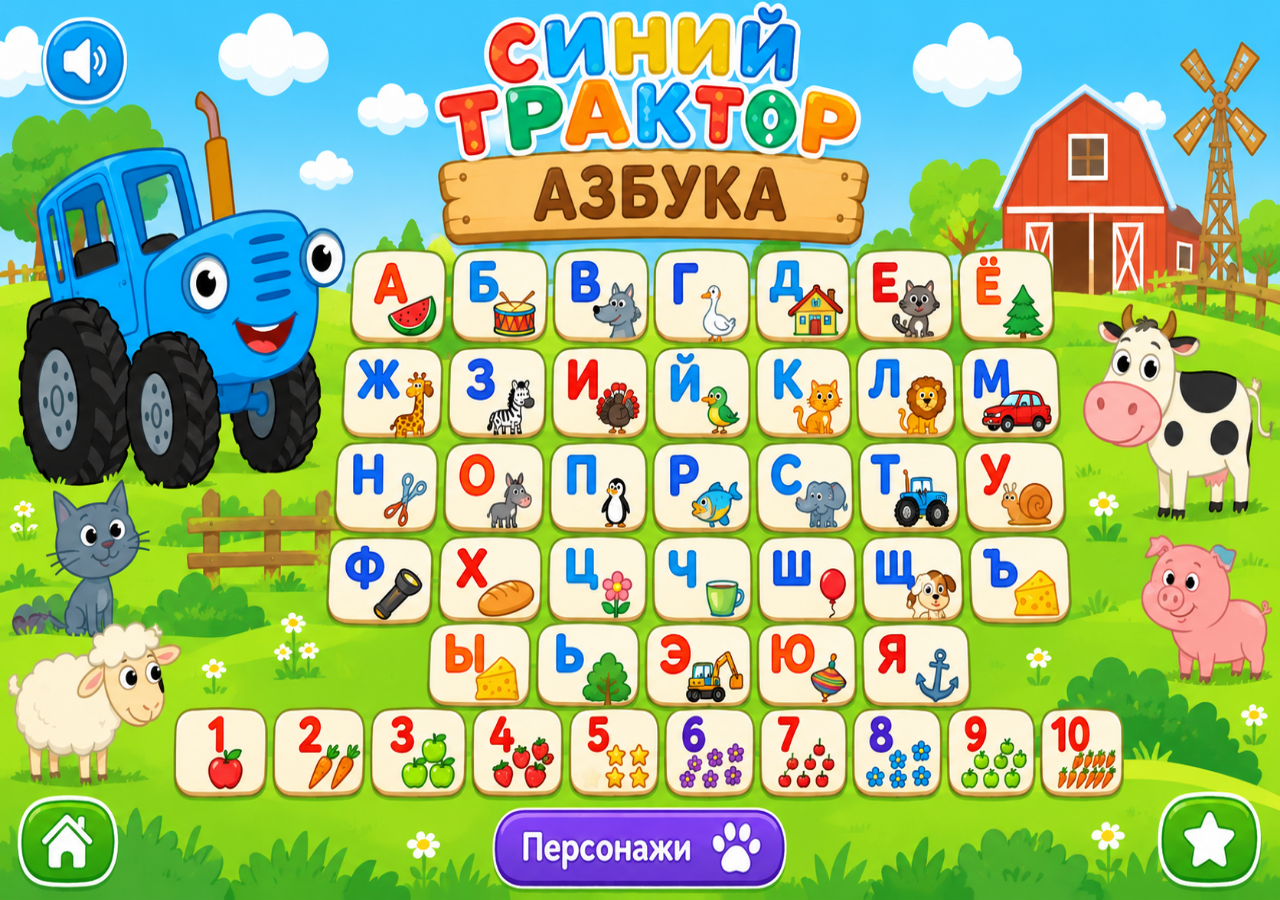
<file: index.html>
<!doctype html>
<html lang="ru">
<head>
<meta charset="utf-8">
<meta name="viewport" content="width=device-width,initial-scale=1,maximum-scale=1,user-scalable=no,viewport-fit=cover">
<meta name="theme-color" content="#55c8f4">
<meta name="mobile-web-app-capable" content="yes">
<meta name="apple-mobile-web-app-capable" content="yes">
<meta name="apple-mobile-web-app-status-bar-style" content="black-translucent">
<meta name="apple-mobile-web-app-title" content="Азбука">
<link rel="manifest" href="manifest.webmanifest">
<link rel="icon" href="icons/icon-192.png" sizes="192x192">
<link rel="apple-touch-icon" href="icons/icon-192.png">
<link rel="stylesheet" href="style.css">
<title>Тракторная азбука</title>
</head>
<body>
<main class="screen" id="screen" aria-label="Тракторная азбука">
<img class="art" src="assets/game-screen.png" alt="Яркая ферма с трактором, буквами и цифрами">
<div id="hotspots"></div><div id="message" aria-live="polite"></div>
<section id="modal" class="modal hidden"><div class="dialog"><button id="close" aria-label="Закрыть">✕</button><h2>Герои и друзья</h2><div id="cast"></div></div></section>
</main>
<script src="app.js"></script>
</body>
</html>
</file>
<file: style.css>
*{box-sizing:border-box}html,body{margin:0;width:100%;height:100%;height:100dvh;overflow:hidden;background:#54c8f5;font-family:system-ui,sans-serif;touch-action:manipulation;overscroll-behavior:none}.screen{position:fixed;inset:0;width:100vw;height:100dvh;overflow:hidden;container-type:size;background:#54c8f5}.art{position:absolute;inset:0;width:100%;height:100%;object-fit:fill;pointer-events:none}#hotspots{position:absolute;inset:0}.hit{position:absolute;border:0;background:transparent;border-radius:18%;cursor:pointer;touch-action:manipulation;-webkit-tap-highlight-color:transparent}.hit:focus-visible{outline:3px solid #fff;outline-offset:-4px;background:#ffffff22}#message{position:absolute;left:37%;top:88%;width:26%;height:8%;display:grid;place-items:center;text-align:center;color:#075b9b;font-size:clamp(10px,2.1cqh,22px);font-weight:900;text-shadow:0 1px #fff;pointer-events:none}.modal{position:absolute;inset:0;background:#15344dcc;display:grid;place-items:center;padding:3%;z-index:5}.hidden{display:none}.dialog{position:relative;background:#fff8e7;border:4px solid #e5b85b;border-radius:22px;padding:2%;width:min(75%,900px);max-height:90%;overflow:auto}.dialog h2{text-align:center;color:#075b9b;margin:0 40px 12px;font-size:clamp(16px,3cqh,30px)}#close{position:absolute;right:8px;top:8px;border:0;border-radius:50%;background:#e45c42;color:#fff;font-size:clamp(16px,2.5cqh,24px);width:36px;height:36px}#cast{display:grid;grid-template-columns:repeat(6,minmax(0,1fr));gap:8px}#cast button{border:2px solid #d9b35f;border-radius:13px;background:white;padding:8px;font-weight:800;color:#17445d;font-size:clamp(10px,1.8cqh,18px)}
/* Keep the complete game visible: portrait devices show the same board rotated sideways. */
@media(orientation:portrait){.screen{width:100dvh;height:100vw;left:50%;top:50%;inset:auto;transform:translate(-50%,-50%) rotate(90deg);transform-origin:center center}}
@media(max-height:420px){.dialog{max-height:84%;padding:1%}#cast{gap:4px}#cast button{padding:4px}}
</file>
